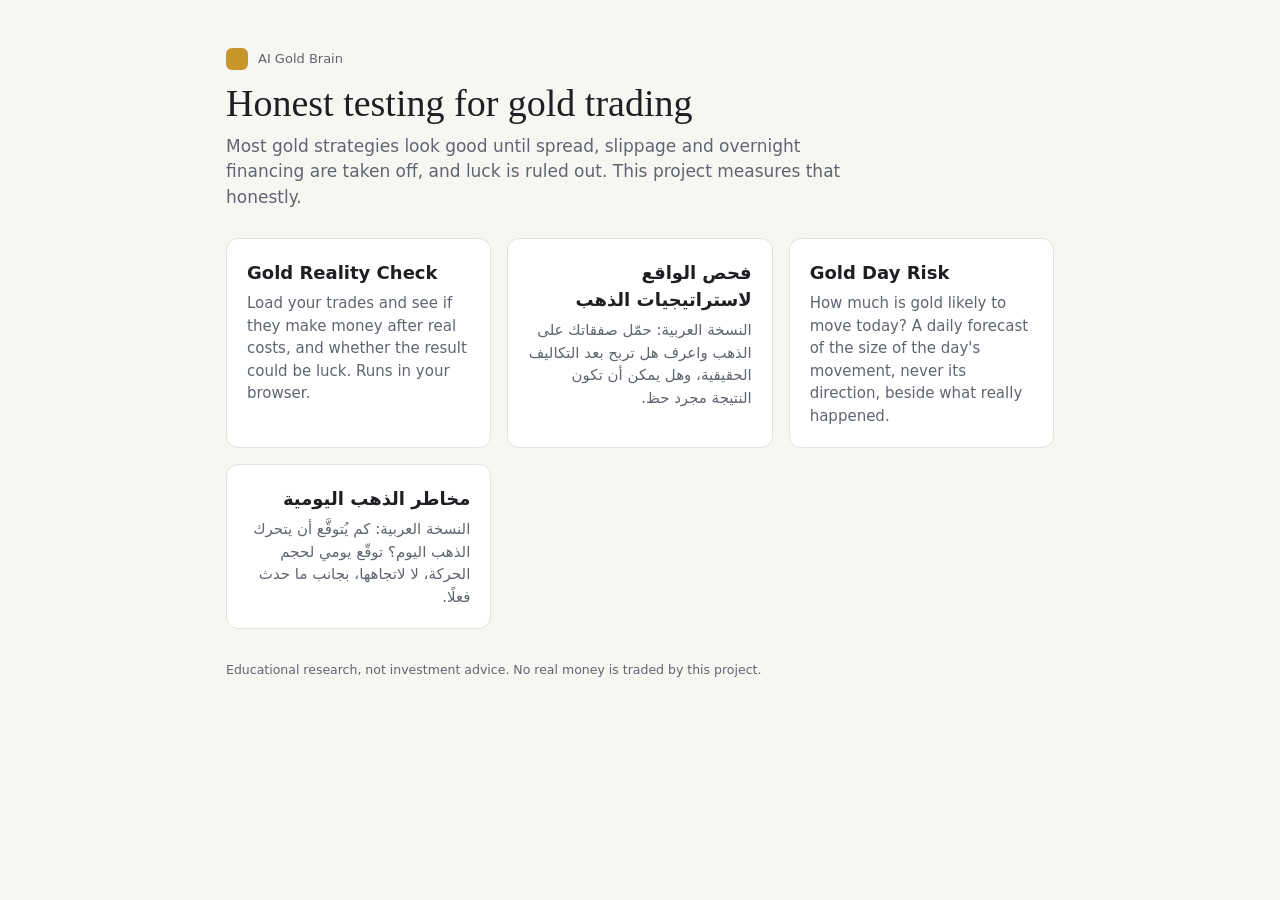
<file: index.html>
<!doctype html>
<html lang="en">
<head>
<meta charset="utf-8">
<meta name="viewport" content="width=device-width, initial-scale=1">
<title>AI Gold Brain</title>
<meta name="description" content="Honest testing for gold trading: check whether a strategy makes money after real costs, and see every idea this research project has tested.">
<link rel="canonical" href="https://abdullahalhusini5-code.github.io/gold-tools/">
<meta property="og:type" content="website">
<meta property="og:title" content="AI Gold Brain: honest testing for gold trading">
<meta property="og:description" content="Free tools to check whether a gold strategy makes money after real costs, and every idea this research project has tested.">
<meta property="og:url" content="https://abdullahalhusini5-code.github.io/gold-tools/">
<meta name="twitter:card" content="summary">
<link rel="icon" href="data:image/svg+xml,%3Csvg xmlns=%27http://www.w3.org/2000/svg%27 viewBox=%270 0 24 24%27%3E%3Crect x=%271%27 y=%271%27 width=%2722%27 height=%2722%27 rx=%276%27 fill=%27%23c9952b%27/%3E%3C/svg%3E">
<style>
:root { --fg: #1d1f23; --muted: #5f6570; --bg: #f7f6f2; --panel: #ffffff; --line: #e3e1da; --gold: #c9952b; color-scheme: light; }
@media (prefers-color-scheme: dark) {
  :root:not([data-theme="light"]) { --fg: #ecebe7; --muted: #a3a7af; --bg: #15171a; --panel: #1e2125; --line: #30343a; --gold: #d9a940; color-scheme: dark; }
}
:root[data-theme="dark"] { --fg: #ecebe7; --muted: #a3a7af; --bg: #15171a; --panel: #1e2125; --line: #30343a; --gold: #d9a940; color-scheme: dark; }
* { box-sizing: border-box; }
html, body { margin: 0; background: var(--bg); color: var(--fg); font: 15px/1.5 system-ui, -apple-system, "Segoe UI", Roboto, "Helvetica Neue", Arial, sans-serif; }
main { max-width: 860px; margin: 0 auto; padding: 48px 16px 32px; }
.brand { display: flex; align-items: center; gap: 10px; color: var(--muted); font-size: 13px; font-weight: 500; }
.brand i { width: 22px; height: 22px; border-radius: 6px; background: var(--gold); display: inline-block; }
h1 { font-family: "Iowan Old Style", "Palatino Linotype", Palatino, Georgia, serif; font-weight: 400; font-size: 38px; line-height: 1.15; margin: 12px 0 8px; }
p.lead { color: var(--muted); font-size: 17px; max-width: 640px; margin: 0 0 28px; }
.cards { display: grid; grid-template-columns: repeat(auto-fit, minmax(260px, 1fr)); gap: 16px; }
a.card { display: block; background: var(--panel); border: 1px solid var(--line); border-radius: 12px; padding: 20px; color: inherit; text-decoration: none; }
a.card:hover, a.card:focus-visible { border-color: var(--gold); outline: none; }
a.card b { font-size: 18px; display: block; margin-bottom: 6px; }
a.card span { color: var(--muted); }
footer { max-width: 860px; margin: 0 auto; padding: 0 16px 32px; color: var(--muted); font-size: 12.5px; }
</style>
</head>
<body>
<main>
  <div class="brand"><i aria-hidden="true"></i>AI Gold Brain</div>
  <h1>Honest testing for gold trading</h1>
  <p class="lead">Most gold strategies look good until spread, slippage and overnight financing are taken off, and luck is ruled out. This project measures that honestly.</p>
  <div class="cards">
    <a class="card" href="./checker/"><b>Gold Reality Check</b><span>Load your trades and see if they make money after real costs, and whether the result could be luck. Runs in your browser.</span></a>
    <a class="card" href="./checker/ar/" lang="ar" dir="rtl" hreflang="ar"><b>فحص الواقع لاستراتيجيات الذهب</b><span>النسخة العربية: حمّل صفقاتك على الذهب واعرف هل تربح بعد التكاليف الحقيقية، وهل يمكن أن تكون النتيجة مجرد حظ.</span></a>
    <a class="card" href="./risk/"><b>Gold Day Risk</b><span>How much is gold likely to move today? A daily forecast of the size of the day's movement, never its direction, beside what really happened.</span></a>
    <a class="card" href="./risk/ar/" lang="ar" dir="rtl" hreflang="ar"><b>مخاطر الذهب اليومية</b><span>النسخة العربية: كم يُتوقَّع أن يتحرك الذهب اليوم؟ توقّع يومي لحجم الحركة، لا لاتجاهها، بجانب ما حدث فعلًا.</span></a>
  </div>
</main>
<footer>Educational research, not investment advice. No real money is traded by this project.</footer>
</body>
</html>
</file>
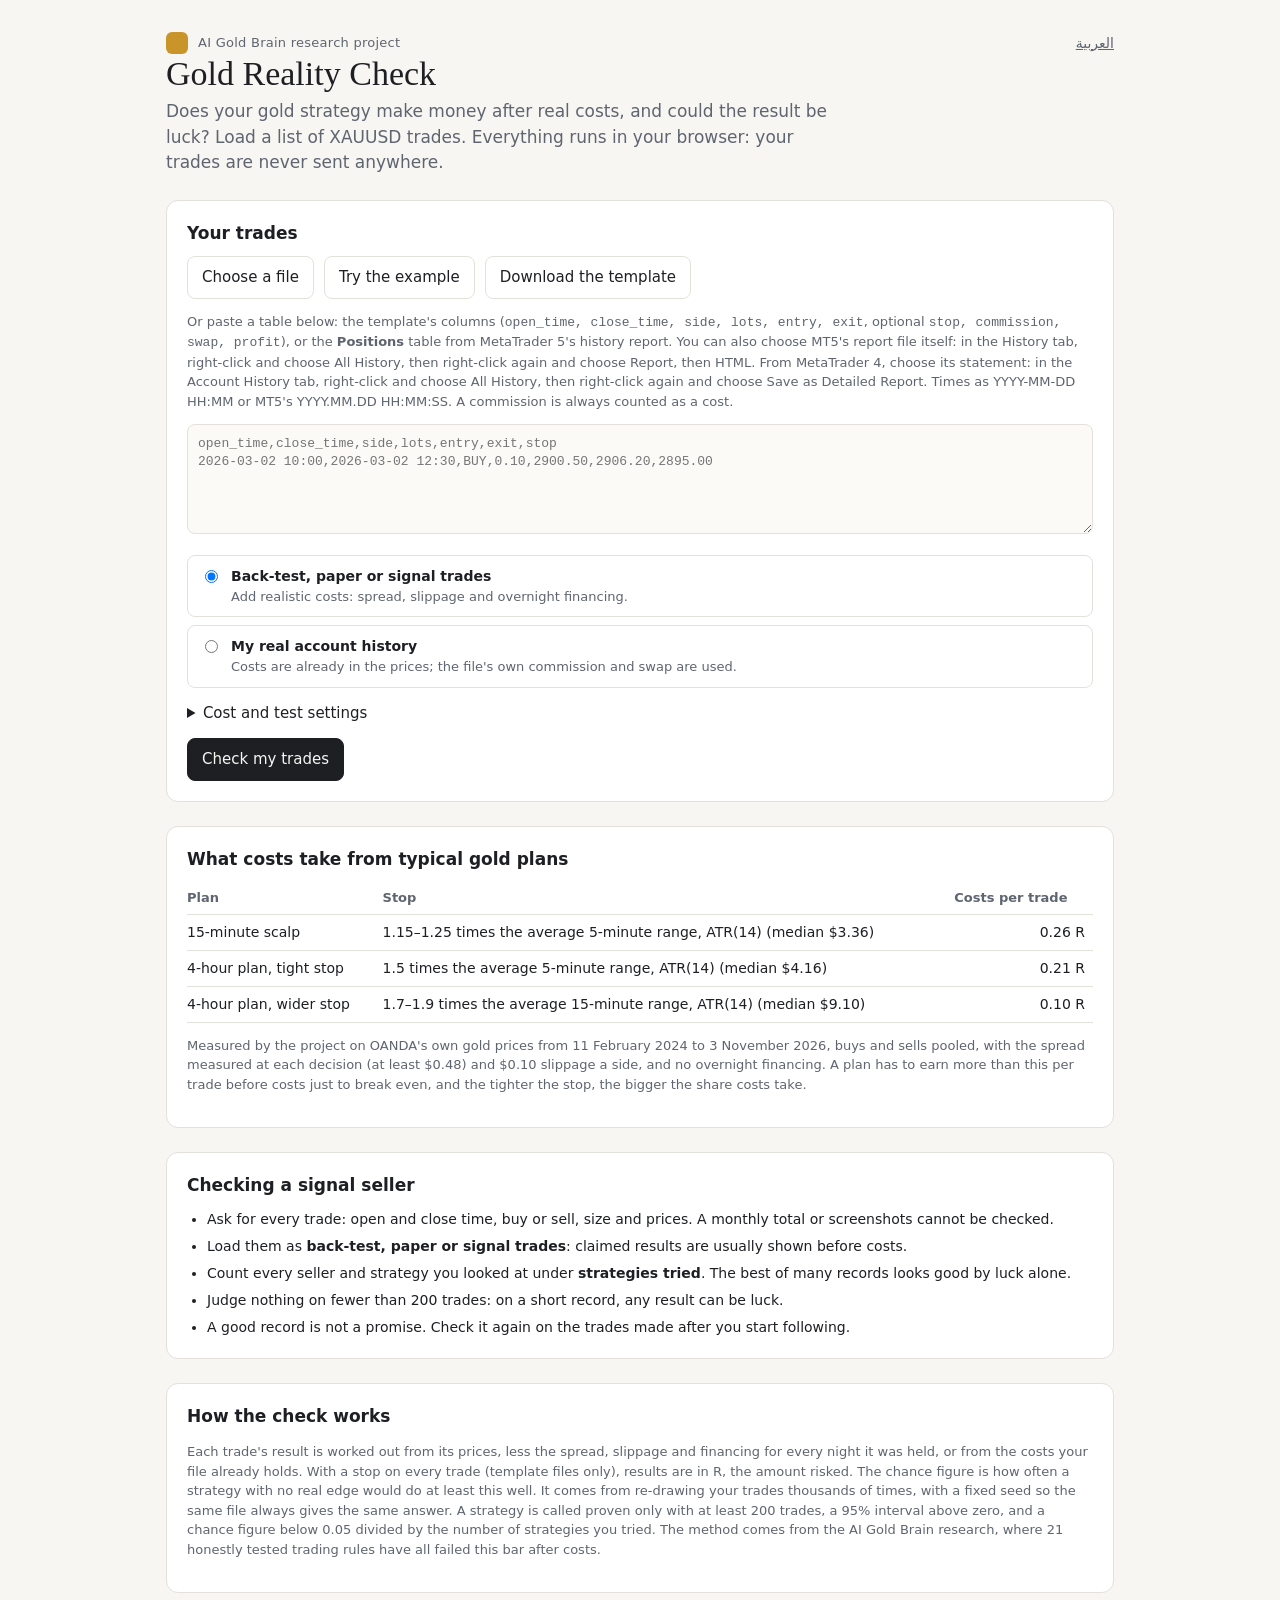
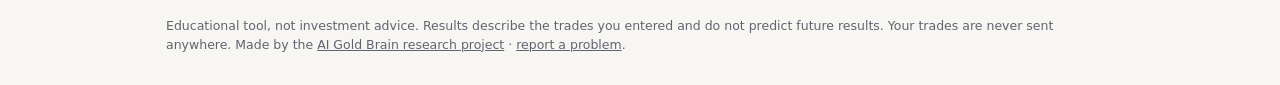
<file: checker/index.html>
<!doctype html>
<html lang="en">
<head>
<meta charset="utf-8">
<meta name="viewport" content="width=device-width, initial-scale=1">
<title>Gold Reality Check</title>
<meta name="description" content="Does your gold strategy make money after real costs? Check a list of XAUUSD trades in your browser: spread, slippage, overnight financing, and whether the result could be luck.">
<link rel="icon" href="data:image/svg+xml,%3Csvg xmlns=%27http://www.w3.org/2000/svg%27 viewBox=%270 0 24 24%27%3E%3Crect x=%271%27 y=%271%27 width=%2722%27 height=%2722%27 rx=%276%27 fill=%27%23c9952b%27/%3E%3Cg fill=%27none%27 stroke=%27%233b2a06%27 stroke-width=%272%27 stroke-linecap=%27round%27 stroke-linejoin=%27round%27%3E%3Ccircle cx=%2711%27 cy=%2711%27 r=%275%27/%3E%3Cpath d=%27M15 15l4 4%27/%3E%3C/g%3E%3C/svg%3E">
<link rel="stylesheet" href="./style.css">
<link rel="canonical" href="https://abdullahalhusini5-code.github.io/gold-tools/checker/">
<link rel="alternate" hreflang="en" href="https://abdullahalhusini5-code.github.io/gold-tools/checker/">
<link rel="alternate" hreflang="ar" href="https://abdullahalhusini5-code.github.io/gold-tools/checker/ar/">
<meta property="og:type" content="website">
<meta property="og:title" content="Gold Reality Check: does your gold strategy make money after costs?">
<meta property="og:description" content="Free. Load your XAUUSD trades and see the result after spread, slippage and overnight financing, and whether it could be luck. Runs in your browser.">
<meta property="og:url" content="https://abdullahalhusini5-code.github.io/gold-tools/checker/">
<meta property="og:locale" content="en_US">
<meta property="og:locale:alternate" content="ar_AR">
<meta name="twitter:card" content="summary">
</head>
<body>
<main>
  <header>
    <div class="top"><div class="brand"><i aria-hidden="true"></i>AI Gold Brain research project</div><a class="lang no-print" href="./ar/" hreflang="ar" lang="ar">العربية</a></div>
    <h1>Gold Reality Check</h1>
    <p class="lead">Does your gold strategy make money after real costs, and could the result be luck? Load a list of XAUUSD trades. Everything runs in your browser: your trades are never sent anywhere.</p>
  </header>

  <p class="print-only hint" id="printed"></p>

  <section class="card" id="input" aria-labelledby="input-title">
    <h2 id="input-title">Your trades</h2>
    <div class="row">
      <button type="button" id="choose">Choose a file</button>
      <input id="file" type="file" accept=".csv,.txt,.tsv,.htm,.html" hidden>
      <button type="button" id="sample">Try the example</button>
      <button type="button" id="template">Download the template</button>
      <span class="hint" id="file-name"></span>
    </div>
    <p class="hint">Or paste a table below: the template's columns (<code>open_time, close_time, side, lots, entry, exit</code>, optional <code>stop, commission, swap, profit</code>), or the <b>Positions</b> table from MetaTrader 5's history report. You can also choose MT5's report file itself: in the History tab, right-click and choose All History, then right-click again and choose Report, then HTML. From MetaTrader 4, choose its statement: in the Account History tab, right-click and choose All History, then right-click again and choose Save as Detailed Report. Times as YYYY-MM-DD HH:MM or MT5's YYYY.MM.DD HH:MM:SS. A commission is always counted as a cost.</p>
    <textarea id="paste" aria-label="Paste your trades" placeholder="open_time,close_time,side,lots,entry,exit,stop&#10;2026-03-02 10:00,2026-03-02 12:30,BUY,0.10,2900.50,2906.20,2895.00"></textarea>
    <div class="modes" role="radiogroup" aria-label="What kind of trades are these">
      <label><input type="radio" name="mode" value="add" checked><span><b>Back-test, paper or signal trades</b><small>Add realistic costs: spread, slippage and overnight financing.</small></span></label>
      <label><input type="radio" name="mode" value="real"><span><b>My real account history</b><small>Costs are already in the prices; the file's own commission and swap are used.</small></span></label>
    </div>
    <details>
      <summary>Cost and test settings</summary>
      <div class="settings">
        <label>Spread, USD an ounce<input id="spread" type="text" inputmode="decimal" value="0.48"></label>
        <label>Slippage, USD an ounce each side<input id="slippage" type="text" inputmode="decimal" value="0.10"></label>
        <label>Longs pay financing, % a year<input id="longRate" type="text" inputmode="decimal" value="5.92"></label>
        <label>Shorts receive financing, % a year<input id="shortRate" type="text" inputmode="decimal" value="3.67"></label>
        <label>Ounces in one lot<input id="ounces" type="text" inputmode="numeric" value="100"></label>
        <label>Strategies you tried before settling on this one<input id="tried" type="text" inputmode="numeric" value="1"></label>
        <label class="check"><input id="utc" type="checkbox">Times in my file are UTC, not MetaTrader server time</label>
      </div>
      <p class="hint">Defaults: a spread of 0.48 USD an ounce, the median measured at decision times on an OANDA demo account in 2025–26 and used as a floor; financing as that account charged on 2 November 2026 (longs pay 5.92% a year, shorts receive 3.67%); and 0.10 USD of slippage a side. A night is each 17:00 New York rollover, three on Wednesday, as MT5 charges gold.</p>
    </details>
    <div class="row" style="margin-top:14px">
      <button type="button" class="primary" id="run">Check my trades</button>
      <span class="error" id="error" role="alert"></span>
      <a id="report" class="no-print" hidden target="_blank" rel="noopener">Tell us it did not work (without your file)</a>
    </div>
  </section>

  <section id="results" hidden aria-live="polite" aria-labelledby="verdict-title">
    <div class="verdict" id="verdict">
      <svg id="verdict-icon" viewBox="0 0 24 24" fill="none" stroke="currentColor" stroke-width="2" stroke-linecap="round" stroke-linejoin="round" aria-hidden="true"></svg>
      <div><strong id="verdict-title"></strong><p id="verdict-text"></p></div>
    </div>
    <ul class="notes" id="notes"></ul>
    <div class="row no-print" style="margin-top:12px"><button type="button" id="print">Save the report as PDF</button><span class="hint">Opens your browser's print window: choose "Save as PDF" to keep or share it.</span></div>
  </section>

  <section id="numbers" hidden class="tiles" aria-label="Key numbers"></section>

  <section id="curve" hidden class="card" aria-labelledby="curve-title">
    <h2 id="curve-title">Your account curve, before and after costs</h2>
    <div class="legend"><span><i style="background:var(--series-1)"></i>Before costs</span><span><i style="background:var(--series-0)"></i>After costs</span></div>
    <div class="chart-wrap" id="chart"></div>
  </section>

  <section id="details" hidden class="card" aria-labelledby="details-title">
    <h2 id="details-title">The details</h2>
    <table id="table"></table>
    <p class="hint" id="skipped"></p>
  </section>

  <section class="card no-print" aria-labelledby="costs-title">
    <h2 id="costs-title">What costs take from typical gold plans</h2>
    <table class="guide">
      <thead><tr><th>Plan</th><th>Stop</th><th>Costs per trade</th></tr></thead>
      <tbody>
        <tr><td>15-minute scalp</td><td>1.15–1.25 times the average 5-minute range, ATR(14) (median $3.36)</td><td>0.26 R</td></tr>
        <tr><td>4-hour plan, tight stop</td><td>1.5 times the average 5-minute range, ATR(14) (median $4.16)</td><td>0.21 R</td></tr>
        <tr><td>4-hour plan, wider stop</td><td>1.7–1.9 times the average 15-minute range, ATR(14) (median $9.10)</td><td>0.10 R</td></tr>
      </tbody>
    </table>
    <p class="hint">Measured by the project on OANDA's own gold prices from 11 February 2024 to 3 November 2026, buys and sells pooled, with the spread measured at each decision (at least $0.48) and $0.10 slippage a side, and no overnight financing. A plan has to earn more than this per trade before costs just to break even, and the tighter the stop, the bigger the share costs take.</p>
  </section>

  <section class="card no-print" aria-labelledby="seller-title">
    <h2 id="seller-title">Checking a signal seller</h2>
    <ul class="tips">
      <li>Ask for every trade: open and close time, buy or sell, size and prices. A monthly total or screenshots cannot be checked.</li>
      <li>Load them as <b>back-test, paper or signal trades</b>: claimed results are usually shown before costs.</li>
      <li>Count every seller and strategy you looked at under <b>strategies tried</b>. The best of many records looks good by luck alone.</li>
      <li>Judge nothing on fewer than 200 trades: on a short record, any result can be luck.</li>
      <li>A good record is not a promise. Check it again on the trades made after you start following.</li>
    </ul>
  </section>

  <section class="card" aria-labelledby="how-title">
    <h2 id="how-title">How the check works</h2>
    <p class="hint">Each trade's result is worked out from its prices, less the spread, slippage and financing for every night it was held, or from the costs your file already holds. With a stop on every trade (template files only), results are in R, the amount risked. The chance figure is how often a strategy with no real edge would do at least this well. It comes from re-drawing your trades thousands of times, with a fixed seed so the same file always gives the same answer. A strategy is called proven only with at least 200 trades, a 95% interval above zero, and a chance figure below 0.05 divided by the number of strategies you tried. The method comes from the AI Gold Brain research, where 21 honestly tested trading rules have all failed this bar after costs.</p>
  </section>
</main>
<footer>
  Educational tool, not investment advice. Results describe the trades you entered and do not predict future results. Your trades are never sent anywhere.
  Made by the <a href="../">AI Gold Brain research project</a> · <a href="https://github.com/abdullahalhusini5-code/gold-tools/issues">report a problem</a>.
</footer>

<script type="module" src="./ui.js"></script>
</body>
</html>
</file>
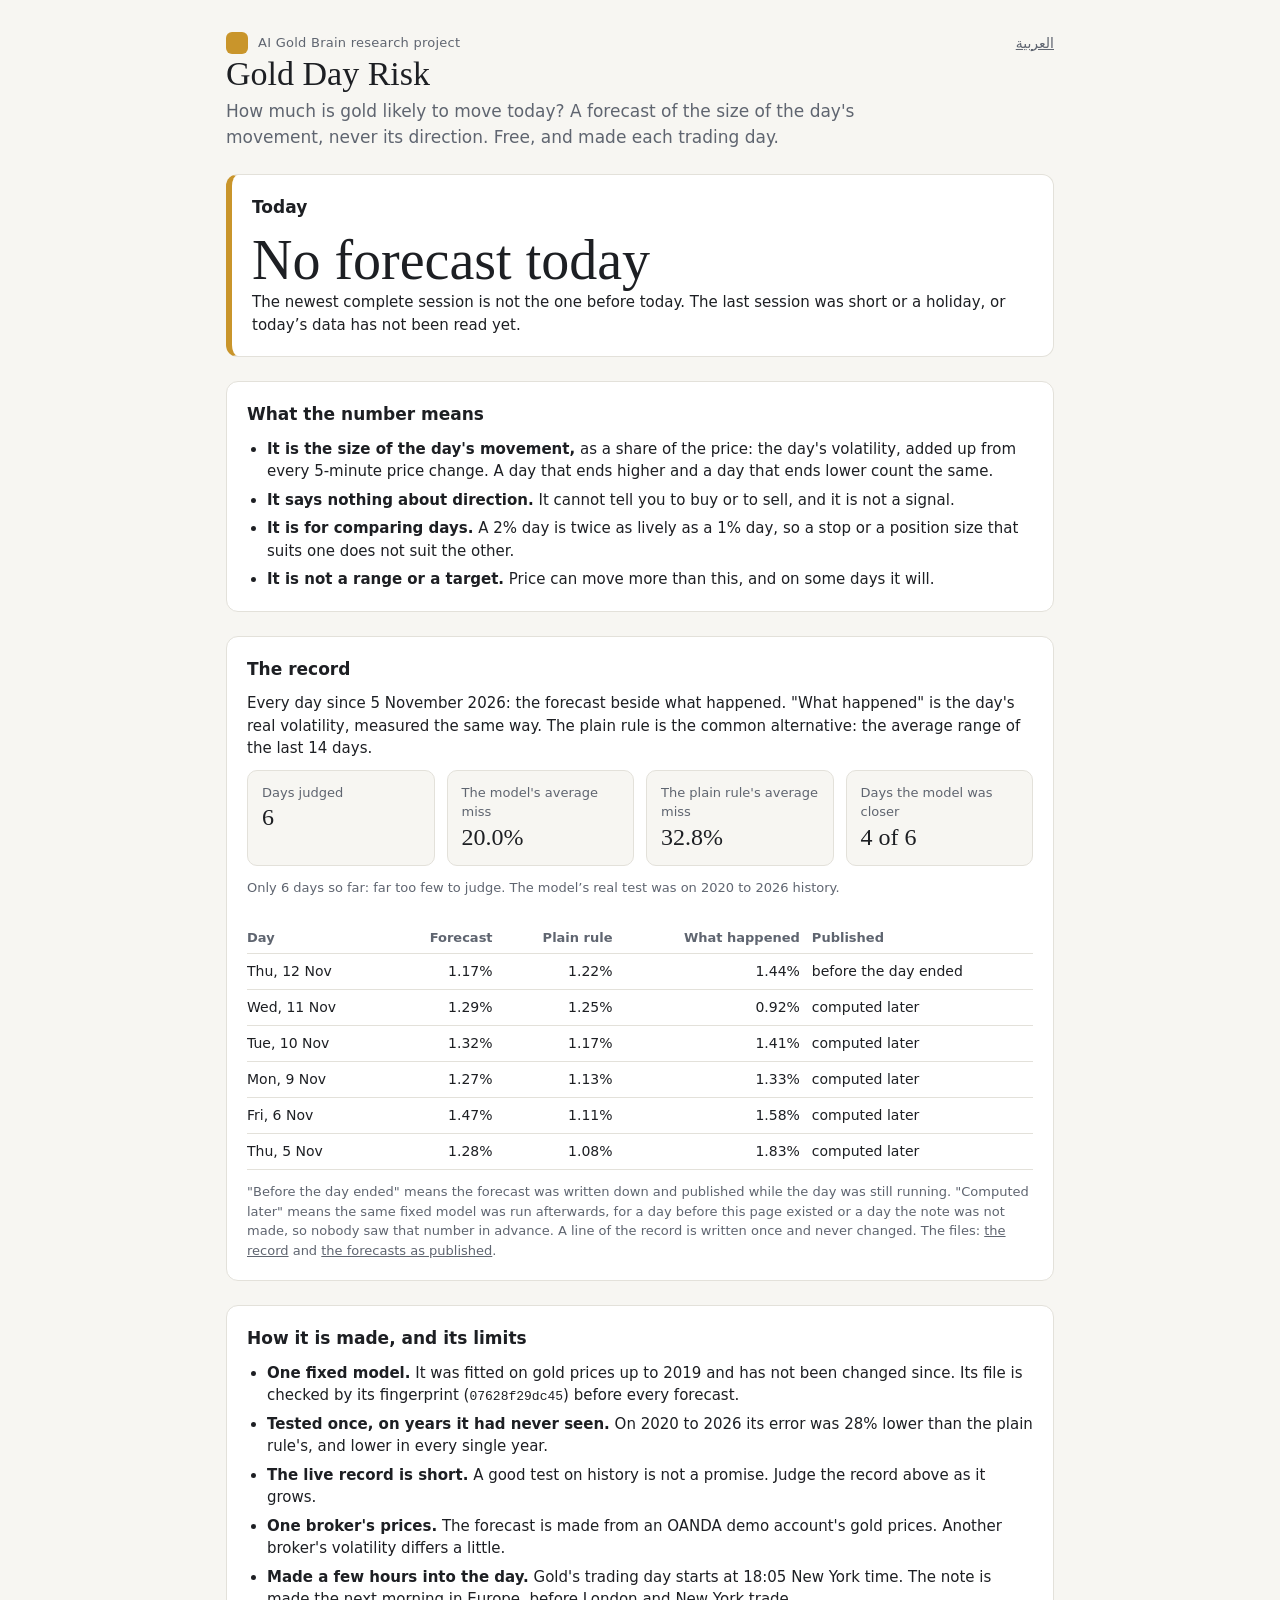
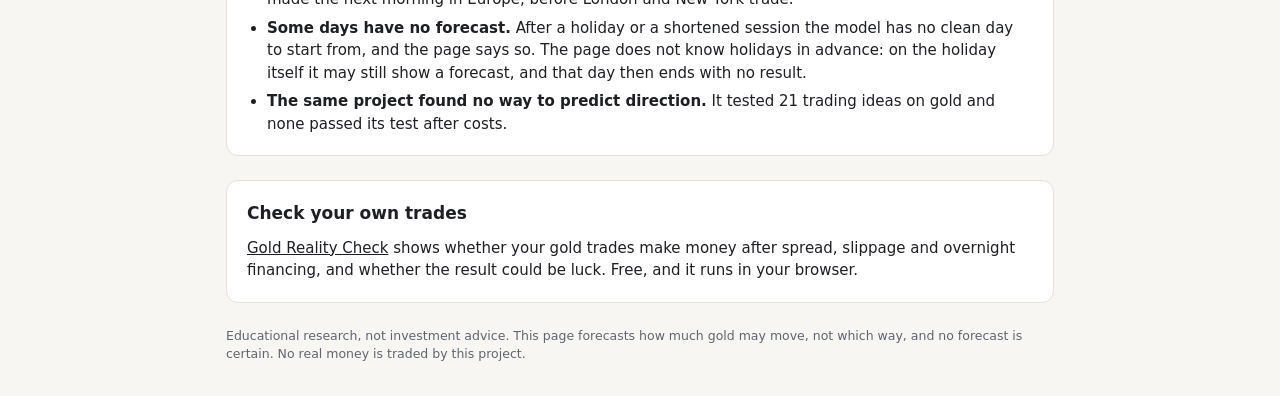
<file: risk/index.html>
<!doctype html>
<html lang="en">
<head>
<meta charset="utf-8">
<meta name="viewport" content="width=device-width, initial-scale=1">
<title>Gold Day Risk</title>
<meta name="description" content="How much is gold likely to move today? A free daily forecast of the size of the day's movement in XAUUSD, never its direction, with its full record.">
<link rel="icon" href="data:image/svg+xml,%3Csvg xmlns=%27http://www.w3.org/2000/svg%27 viewBox=%270 0 24 24%27%3E%3Crect x=%271%27 y=%271%27 width=%2722%27 height=%2722%27 rx=%276%27 fill=%27%23c9952b%27/%3E%3C/svg%3E">
<link rel="stylesheet" href="./style.css">
<link rel="canonical" href="https://abdullahalhusini5-code.github.io/gold-tools/risk/">
<link rel="alternate" hreflang="en" href="https://abdullahalhusini5-code.github.io/gold-tools/risk/">
<link rel="alternate" hreflang="ar" href="https://abdullahalhusini5-code.github.io/gold-tools/risk/ar/">
<meta property="og:type" content="website">
<meta property="og:title" content="Gold Day Risk: how much is gold likely to move today?">
<meta property="og:description" content="Free. A daily forecast of the size of gold's movement, never its direction, shown beside what really happened.">
<meta property="og:url" content="https://abdullahalhusini5-code.github.io/gold-tools/risk/">
<meta property="og:locale" content="en_US">
<meta property="og:locale:alternate" content="ar_AR">
<meta name="twitter:card" content="summary">
</head>
<body>
<main>
  <header>
    <div class="top"><div class="brand"><i aria-hidden="true"></i>AI Gold Brain research project</div><a class="lang" href="./ar/" hreflang="ar" lang="ar">العربية</a></div>
    <h1>Gold Day Risk</h1>
    <p class="lead">How much is gold likely to move today? A forecast of the size of the day's movement, never its direction. Free, and made each trading day.</p>
  </header>

  <section class="card today" aria-labelledby="today-title" aria-live="polite">
    <h2 id="today-title">Today</h2>
    <div id="forecast" hidden>
      <p class="day" id="day"></p>
      <div class="hero"><b id="hero"></b><span id="usd"></span></div>
      <p class="level" id="level"></p>
      <div class="tiles">
        <div class="tile"><span>Forecast volatility for the day</span><b id="t-forecast"></b></div>
        <div class="tile"><span>A usual day in the past month</span><b id="t-usual"></b></div>
        <div class="tile"><span>What a plain 14-day range rule says</span><b id="t-atr"></b></div>
      </div>
      <p class="hint" id="made" style="margin-top:12px"></p>
    </div>
    <div id="none" hidden>
      <div class="hero"><b>No forecast today</b></div>
      <p id="none-why"></p>
    </div>
  </section>

  <section class="card" aria-labelledby="means-title">
    <h2 id="means-title">What the number means</h2>
    <ul>
      <li><b>It is the size of the day's movement,</b> as a share of the price: the day's volatility, added up from every 5-minute price change. A day that ends higher and a day that ends lower count the same.</li>
      <li><b>It says nothing about direction.</b> It cannot tell you to buy or to sell, and it is not a signal.</li>
      <li><b>It is for comparing days.</b> A 2% day is twice as lively as a 1% day, so a stop or a position size that suits one does not suit the other.</li>
      <li><b>It is not a range or a target.</b> Price can move more than this, and on some days it will.</li>
    </ul>
  </section>

  <section class="card" aria-labelledby="record-title">
    <h2 id="record-title">The record</h2>
    <p>Every day since 5 November 2026: the forecast beside what happened. "What happened" is the day's real volatility, measured the same way. The plain rule is the common alternative: the average range of the last 14 days.</p>
    <div class="tiles four" id="scores" hidden>
      <div class="tile"><span>Days judged</span><b id="s-days"></b></div>
      <div class="tile"><span>The model's average miss</span><b id="s-model"></b></div>
      <div class="tile"><span>The plain rule's average miss</span><b id="s-atr"></b></div>
      <div class="tile"><span>Days the model was closer</span><b id="s-closer"></b></div>
    </div>
    <p class="hint" id="s-note" style="margin-top:12px" hidden></p>
    <div class="scroll" id="table" role="region" aria-labelledby="record-title" tabindex="0" hidden>
      <table>
        <thead><tr><th scope="col">Day</th><th scope="col" class="num">Forecast</th><th scope="col" class="num">Plain rule</th><th scope="col" class="num">What happened</th><th scope="col">Published</th></tr></thead>
        <tbody id="rows"></tbody>
      </table>
    </div>
    <p class="alert" id="revised" hidden></p>
    <p class="hint" style="margin-top:12px">"Before the day ended" means the forecast was written down and published while the day was still running. "Computed later" means the same fixed model was run afterwards, for a day before this page existed or a day the note was not made, so nobody saw that number in advance. A line of the record is written once and never changed. The files: <a href="./data/record.csv">the record</a> and <a href="./data/ledger.csv">the forecasts as published</a>.</p>
  </section>

  <section class="card" aria-labelledby="how-title">
    <h2 id="how-title">How it is made, and its limits</h2>
    <ul>
      <li><b>One fixed model.</b> It was fitted on gold prices up to 2019 and has not been changed since. Its file is checked by its fingerprint (<code id="sha"></code>) before every forecast.</li>
      <li><b>Tested once, on years it had never seen.</b> On 2020 to 2026 its error was 28% lower than the plain rule's, and lower in every single year.</li>
      <li><b>The live record is short.</b> A good test on history is not a promise. Judge the record above as it grows.</li>
      <li><b>One broker's prices.</b> The forecast is made from an OANDA demo account's gold prices. Another broker's volatility differs a little.</li>
      <li><b>Made a few hours into the day.</b> Gold's trading day starts at 18:05 New York time. The note is made the next morning in Europe, before London and New York trade.</li>
      <li><b>Some days have no forecast.</b> After a holiday or a shortened session the model has no clean day to start from, and the page says so. The page does not know holidays in advance: on the holiday itself it may still show a forecast, and that day then ends with no result.</li>
      <li><b>The same project found no way to predict direction.</b> It tested 21 trading ideas on gold and none passed its test after costs.</li>
    </ul>
  </section>

  <section class="card" aria-labelledby="more-title">
    <h2 id="more-title">Check your own trades</h2>
    <p><a href="../checker/">Gold Reality Check</a> shows whether your gold trades make money after spread, slippage and overnight financing, and whether the result could be luck. Free, and it runs in your browser.</p>
  </section>
</main>
<footer>Educational research, not investment advice. This page forecasts how much gold may move, not which way, and no forecast is certain. No real money is traded by this project.</footer>
<script type="module" src="./risk.js"></script>
</body>
</html>
</file>
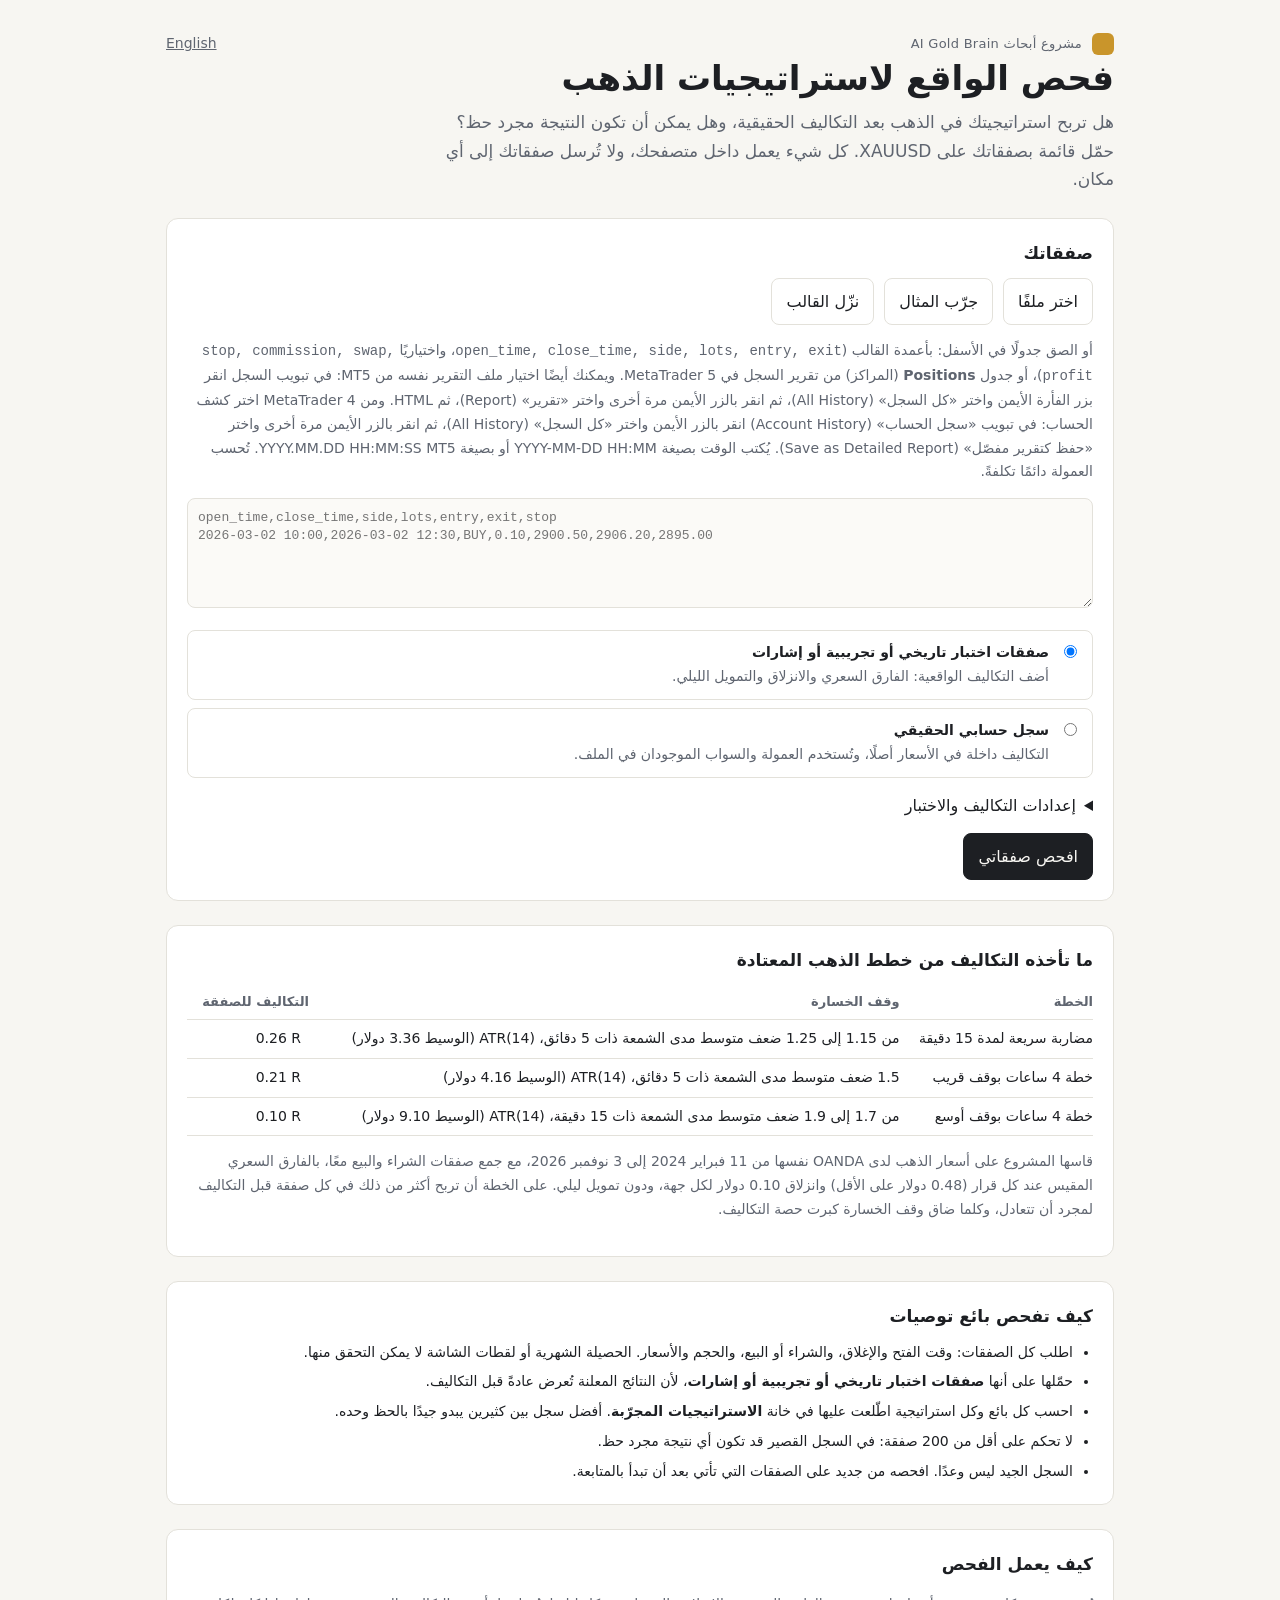
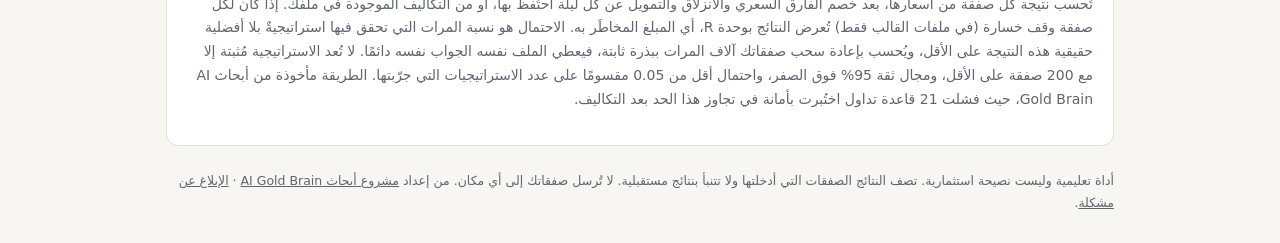
<file: checker/ar/index.html>
<!doctype html>
<html lang="ar" dir="rtl">
<head>
<meta charset="utf-8">
<meta name="viewport" content="width=device-width, initial-scale=1">
<title>فحص الواقع لاستراتيجيات الذهب | Gold Reality Check</title>
<meta name="description" content="أداة مجانية: حمّل صفقاتك على الذهب XAUUSD واعرف نتيجتها بعد الفارق السعري والانزلاق والتمويل الليلي، وهل يمكن أن تكون مجرد حظ. تعمل في متصفحك.">
<link rel="icon" href="data:image/svg+xml,%3Csvg xmlns=%27http://www.w3.org/2000/svg%27 viewBox=%270 0 24 24%27%3E%3Crect x=%271%27 y=%271%27 width=%2722%27 height=%2722%27 rx=%276%27 fill=%27%23c9952b%27/%3E%3Cg fill=%27none%27 stroke=%27%233b2a06%27 stroke-width=%272%27 stroke-linecap=%27round%27 stroke-linejoin=%27round%27%3E%3Ccircle cx=%2711%27 cy=%2711%27 r=%275%27/%3E%3Cpath d=%27M15 15l4 4%27/%3E%3C/g%3E%3C/svg%3E">
<link rel="stylesheet" href="../style.css">
<link rel="canonical" href="https://abdullahalhusini5-code.github.io/gold-tools/checker/ar/">
<link rel="alternate" hreflang="en" href="https://abdullahalhusini5-code.github.io/gold-tools/checker/">
<link rel="alternate" hreflang="ar" href="https://abdullahalhusini5-code.github.io/gold-tools/checker/ar/">
<meta property="og:type" content="website">
<meta property="og:title" content="فحص الواقع لاستراتيجيات الذهب: هل تربح استراتيجيتك بعد التكاليف؟">
<meta property="og:description" content="مجاني. حمّل صفقاتك على الذهب واعرف النتيجة بعد الفارق السعري والانزلاق والتمويل الليلي، وهل يمكن أن تكون مجرد حظ. يعمل في متصفحك.">
<meta property="og:url" content="https://abdullahalhusini5-code.github.io/gold-tools/checker/ar/">
<meta property="og:locale" content="ar_AR">
<meta property="og:locale:alternate" content="en_US">
<meta name="twitter:card" content="summary">
</head>
<body>
<main>
  <header>
    <div class="top"><div class="brand"><i aria-hidden="true"></i>مشروع أبحاث AI Gold Brain</div><a class="lang no-print" href="../" hreflang="en" lang="en">English</a></div>
    <h1>فحص الواقع لاستراتيجيات الذهب</h1>
    <p class="lead">هل تربح استراتيجيتك في الذهب بعد التكاليف الحقيقية، وهل يمكن أن تكون النتيجة مجرد حظ؟ حمّل قائمة بصفقاتك على XAUUSD. كل شيء يعمل داخل متصفحك، ولا تُرسل صفقاتك إلى أي مكان.</p>
  </header>

  <p class="print-only hint" id="printed"></p>

  <section class="card" id="input" aria-labelledby="input-title">
    <h2 id="input-title">صفقاتك</h2>
    <div class="row">
      <button type="button" id="choose">اختر ملفًا</button>
      <input id="file" type="file" accept=".csv,.txt,.tsv,.htm,.html" hidden>
      <button type="button" id="sample">جرّب المثال</button>
      <button type="button" id="template">نزّل القالب</button>
      <span class="hint" id="file-name"></span>
    </div>
    <p class="hint">أو الصق جدولًا في الأسفل: بأعمدة القالب (<code>open_time, close_time, side, lots, entry, exit</code>، واختياريًا <code>stop, commission, swap, profit</code>)، أو جدول <b>Positions</b> (المراكز) من تقرير السجل في MetaTrader 5. ويمكنك أيضًا اختيار ملف التقرير نفسه من MT5: في تبويب السجل انقر بزر الفأرة الأيمن واختر «كل السجل» (All History)، ثم انقر بالزر الأيمن مرة أخرى واختر «تقرير» (Report)، ثم HTML. ومن MetaTrader 4 اختر كشف الحساب: في تبويب «سجل الحساب» (Account History) انقر بالزر الأيمن واختر «كل السجل» (All History)، ثم انقر بالزر الأيمن مرة أخرى واختر «حفظ كتقرير مفصّل» (Save as Detailed Report). يُكتب الوقت بصيغة YYYY-MM-DD HH:MM أو بصيغة MT5 ‏YYYY.MM.DD HH:MM:SS. تُحسب العمولة دائمًا تكلفةً.</p>
    <textarea id="paste" dir="ltr" aria-label="الصق صفقاتك" placeholder="open_time,close_time,side,lots,entry,exit,stop&#10;2026-03-02 10:00,2026-03-02 12:30,BUY,0.10,2900.50,2906.20,2895.00"></textarea>
    <div class="modes" role="radiogroup" aria-label="ما نوع هذه الصفقات">
      <label><input type="radio" name="mode" value="add" checked><span><b>صفقات اختبار تاريخي أو تجريبية أو إشارات</b><small>أضف التكاليف الواقعية: الفارق السعري والانزلاق والتمويل الليلي.</small></span></label>
      <label><input type="radio" name="mode" value="real"><span><b>سجل حسابي الحقيقي</b><small>التكاليف داخلة في الأسعار أصلًا، وتُستخدم العمولة والسواب الموجودان في الملف.</small></span></label>
    </div>
    <details>
      <summary>إعدادات التكاليف والاختبار</summary>
      <div class="settings">
        <label>الفارق السعري، بالدولار للأونصة<input id="spread" type="text" inputmode="decimal" value="0.48"></label>
        <label>الانزلاق السعري، بالدولار للأونصة لكل جهة<input id="slippage" type="text" inputmode="decimal" value="0.10"></label>
        <label>تمويل يدفعه الشراء، % سنويًا<input id="longRate" type="text" inputmode="decimal" value="5.92"></label>
        <label>تمويل يقبضه البيع، % سنويًا<input id="shortRate" type="text" inputmode="decimal" value="3.67"></label>
        <label>عدد الأونصات في اللوت<input id="ounces" type="text" inputmode="numeric" value="100"></label>
        <label>عدد الاستراتيجيات التي جرّبتها قبل هذه<input id="tried" type="text" inputmode="numeric" value="1"></label>
        <label class="check"><input id="utc" type="checkbox">أوقات ملفي بتوقيت UTC، لا بتوقيت خادم MetaTrader</label>
      </div>
      <p class="hint">القيم الافتراضية: فارق سعري 0.48 دولار للأونصة، وهو الوسيط المقيس عند أوقات القرار على حساب تجريبي لدى OANDA في 2025–2026 ويُستخدم حدًّا أدنى؛ والتمويل كما فرضه ذلك الحساب في 2 نوفمبر 2026 (يدفع الشراء 5.92% سنويًا ويقبض البيع 3.67%)؛ وانزلاق 0.10 دولار لكل جهة. الليلة هي كل تجديد عند الساعة 17:00 بتوقيت نيويورك، وتُحسب ثلاث ليالٍ يوم الأربعاء كما يفعل MT5 مع الذهب.</p>
    </details>
    <div class="row" style="margin-top:14px">
      <button type="button" class="primary" id="run">افحص صفقاتي</button>
      <span class="error" id="error" role="alert"></span>
      <a id="report" class="no-print" hidden target="_blank" rel="noopener">أخبرنا أنها لم تعمل (دون إرسال ملفك)</a>
    </div>
  </section>

  <section id="results" hidden aria-live="polite" aria-labelledby="verdict-title">
    <div class="verdict" id="verdict">
      <svg id="verdict-icon" viewBox="0 0 24 24" fill="none" stroke="currentColor" stroke-width="2" stroke-linecap="round" stroke-linejoin="round" aria-hidden="true"></svg>
      <div><strong id="verdict-title"></strong><p id="verdict-text"></p></div>
    </div>
    <ul class="notes" id="notes"></ul>
    <div class="row no-print" style="margin-top:12px"><button type="button" id="print">احفظ التقرير بصيغة PDF</button><span class="hint">تفتح نافذة الطباعة في متصفحك: اختر «حفظ بصيغة PDF» لتحتفظ به أو تشاركه.</span></div>
  </section>

  <section id="numbers" hidden class="tiles" aria-label="الأرقام الرئيسية"></section>

  <section id="curve" hidden class="card" aria-labelledby="curve-title">
    <h2 id="curve-title">منحنى حسابك قبل التكاليف وبعدها</h2>
    <div class="legend"><span><i style="background:var(--series-1)"></i>قبل التكاليف</span><span><i style="background:var(--series-0)"></i>بعد التكاليف</span></div>
    <div class="chart-wrap" id="chart"></div>
  </section>

  <section id="details" hidden class="card" aria-labelledby="details-title">
    <h2 id="details-title">التفاصيل</h2>
    <table id="table"></table>
    <p class="hint" id="skipped"></p>
  </section>

  <section class="card no-print" aria-labelledby="costs-title">
    <h2 id="costs-title">ما تأخذه التكاليف من خطط الذهب المعتادة</h2>
    <table class="guide">
      <thead><tr><th>الخطة</th><th>وقف الخسارة</th><th>التكاليف للصفقة</th></tr></thead>
      <tbody>
        <tr><td>مضاربة سريعة لمدة 15 دقيقة</td><td>من 1.15 إلى 1.25 ضعف متوسط مدى الشمعة ذات 5 دقائق، ATR(14) (الوسيط 3.36 دولار)</td><td dir="ltr">0.26 R</td></tr>
        <tr><td>خطة 4 ساعات بوقف قريب</td><td>1.5 ضعف متوسط مدى الشمعة ذات 5 دقائق، ATR(14) (الوسيط 4.16 دولار)</td><td dir="ltr">0.21 R</td></tr>
        <tr><td>خطة 4 ساعات بوقف أوسع</td><td>من 1.7 إلى 1.9 ضعف متوسط مدى الشمعة ذات 15 دقيقة، ATR(14) (الوسيط 9.10 دولار)</td><td dir="ltr">0.10 R</td></tr>
      </tbody>
    </table>
    <p class="hint">قاسها المشروع على أسعار الذهب لدى OANDA نفسها من 11 فبراير 2024 إلى 3 نوفمبر 2026، مع جمع صفقات الشراء والبيع معًا، بالفارق السعري المقيس عند كل قرار (0.48 دولار على الأقل) وانزلاق 0.10 دولار لكل جهة، ودون تمويل ليلي. على الخطة أن تربح أكثر من ذلك في كل صفقة قبل التكاليف لمجرد أن تتعادل، وكلما ضاق وقف الخسارة كبرت حصة التكاليف.</p>
  </section>

  <section class="card no-print" aria-labelledby="seller-title">
    <h2 id="seller-title">كيف تفحص بائع توصيات</h2>
    <ul class="tips">
      <li>اطلب كل الصفقات: وقت الفتح والإغلاق، والشراء أو البيع، والحجم والأسعار. الحصيلة الشهرية أو لقطات الشاشة لا يمكن التحقق منها.</li>
      <li>حمّلها على أنها <b>صفقات اختبار تاريخي أو تجريبية أو إشارات</b>، لأن النتائج المعلنة تُعرض عادةً قبل التكاليف.</li>
      <li>احسب كل بائع وكل استراتيجية اطّلعت عليها في خانة <b>الاستراتيجيات المجرّبة</b>. أفضل سجل بين كثيرين يبدو جيدًا بالحظ وحده.</li>
      <li>لا تحكم على أقل من 200 صفقة: في السجل القصير قد تكون أي نتيجة مجرد حظ.</li>
      <li>السجل الجيد ليس وعدًا. افحصه من جديد على الصفقات التي تأتي بعد أن تبدأ بالمتابعة.</li>
    </ul>
  </section>

  <section class="card" aria-labelledby="how-title">
    <h2 id="how-title">كيف يعمل الفحص</h2>
    <p class="hint">تُحسب نتيجة كل صفقة من أسعارها، بعد خصم الفارق السعري والانزلاق والتمويل عن كل ليلة احتُفظ بها، أو من التكاليف الموجودة في ملفك. إذا كان لكل صفقة وقف خسارة (في ملفات القالب فقط) تُعرض النتائج بوحدة R، أي المبلغ المخاطَر به. الاحتمال هو نسبة المرات التي تحقق فيها استراتيجيةٌ بلا أفضلية حقيقية هذه النتيجة على الأقل، ويُحسب بإعادة سحب صفقاتك آلاف المرات ببذرة ثابتة، فيعطي الملف نفسه الجواب نفسه دائمًا. لا تُعد الاستراتيجية مُثبتة إلا مع 200 صفقة على الأقل، ومجال ثقة 95% فوق الصفر، واحتمال أقل من 0.05 مقسومًا على عدد الاستراتيجيات التي جرّبتها. الطريقة مأخوذة من أبحاث AI Gold Brain، حيث فشلت 21 قاعدة تداول اختُبرت بأمانة في تجاوز هذا الحد بعد التكاليف.</p>
  </section>
</main>
<footer>
  أداة تعليمية وليست نصيحة استثمارية. تصف النتائج الصفقات التي أدخلتها ولا تتنبأ بنتائج مستقبلية. لا تُرسل صفقاتك إلى أي مكان.
  من إعداد <a href="../../">مشروع أبحاث AI Gold Brain</a> · <a href="https://github.com/abdullahalhusini5-code/gold-tools/issues">الإبلاغ عن مشكلة</a>.
</footer>

<script type="module" src="../ui.js"></script>
</body>
</html>
</file>
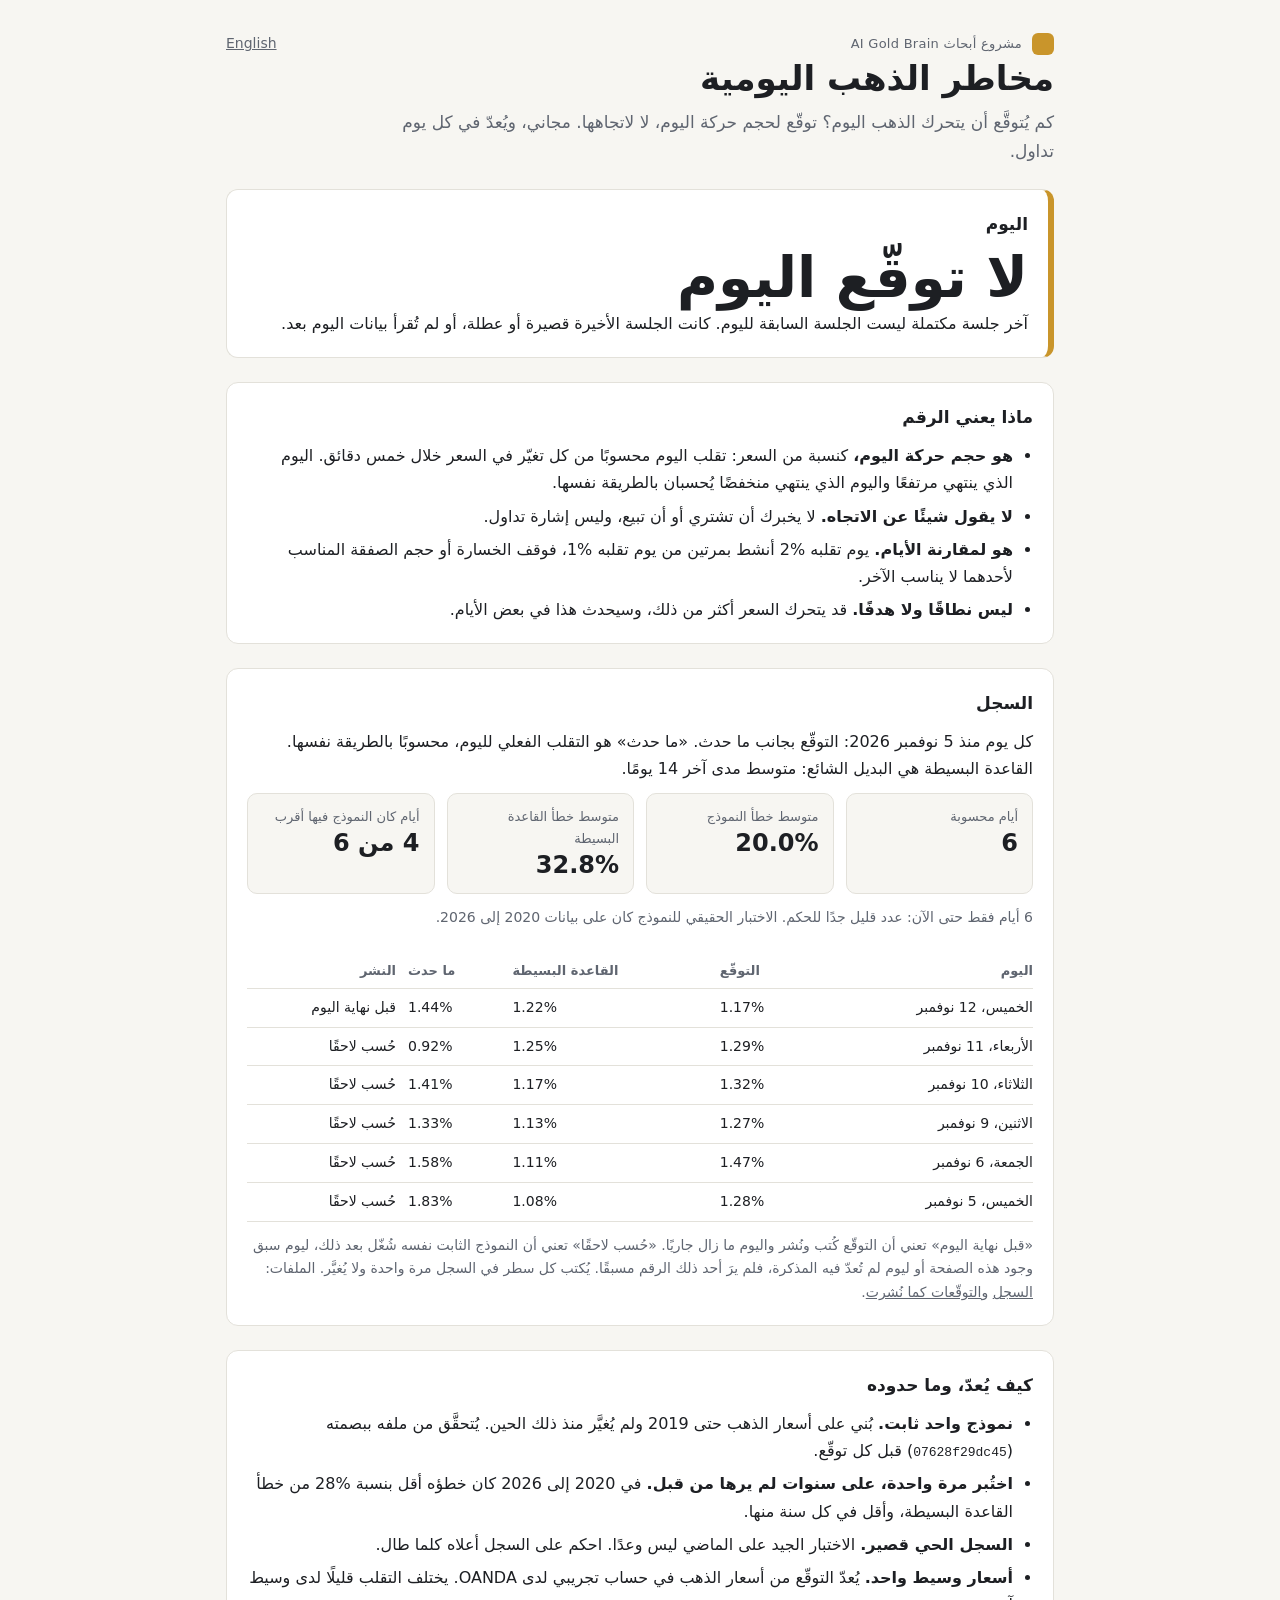
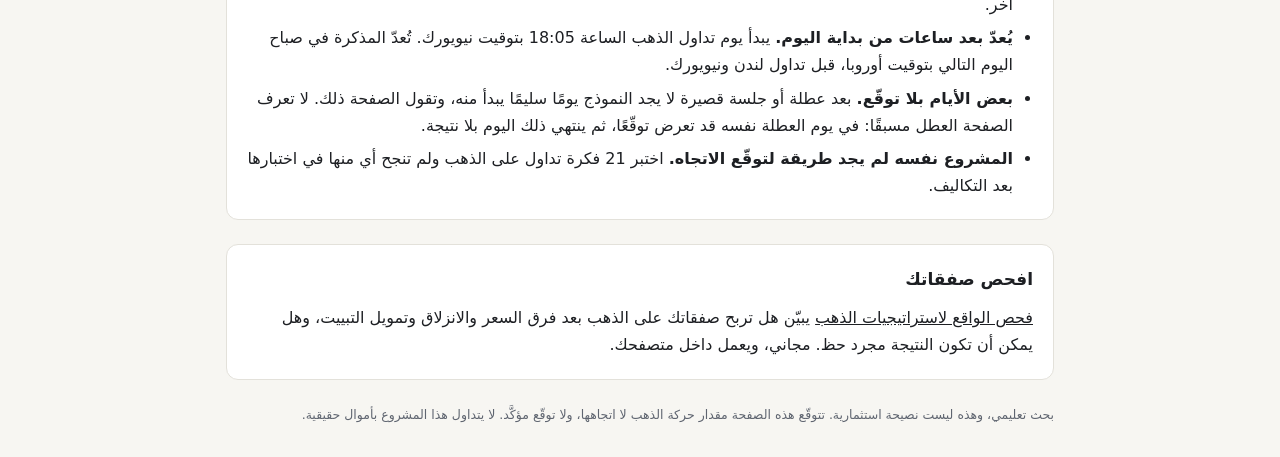
<file: risk/ar/index.html>
<!doctype html>
<html lang="ar" dir="rtl">
<head>
<meta charset="utf-8">
<meta name="viewport" content="width=device-width, initial-scale=1">
<title>مخاطر الذهب اليومية</title>
<meta name="description" content="كم يُتوقَّع أن يتحرك الذهب اليوم؟ توقّع يومي مجاني لحجم حركة الذهب XAUUSD، لا لاتجاهها، مع سجله الكامل.">
<link rel="icon" href="data:image/svg+xml,%3Csvg xmlns=%27http://www.w3.org/2000/svg%27 viewBox=%270 0 24 24%27%3E%3Crect x=%271%27 y=%271%27 width=%2722%27 height=%2722%27 rx=%276%27 fill=%27%23c9952b%27/%3E%3C/svg%3E">
<link rel="stylesheet" href="../style.css">
<link rel="canonical" href="https://abdullahalhusini5-code.github.io/gold-tools/risk/ar/">
<link rel="alternate" hreflang="en" href="https://abdullahalhusini5-code.github.io/gold-tools/risk/">
<link rel="alternate" hreflang="ar" href="https://abdullahalhusini5-code.github.io/gold-tools/risk/ar/">
<meta property="og:type" content="website">
<meta property="og:title" content="مخاطر الذهب اليومية: كم يُتوقَّع أن يتحرك الذهب اليوم؟">
<meta property="og:description" content="مجاني. توقّع يومي لحجم حركة الذهب، لا لاتجاهها، معروض بجانب ما حدث فعلًا.">
<meta property="og:url" content="https://abdullahalhusini5-code.github.io/gold-tools/risk/ar/">
<meta property="og:locale" content="ar_AR">
<meta property="og:locale:alternate" content="en_US">
<meta name="twitter:card" content="summary">
</head>
<body>
<main>
  <header>
    <div class="top"><div class="brand"><i aria-hidden="true"></i>مشروع أبحاث AI Gold Brain</div><a class="lang" href="../" hreflang="en" lang="en" dir="ltr">English</a></div>
    <h1>مخاطر الذهب اليومية</h1>
    <p class="lead">كم يُتوقَّع أن يتحرك الذهب اليوم؟ توقّع لحجم حركة اليوم، لا لاتجاهها. مجاني، ويُعدّ في كل يوم تداول.</p>
  </header>

  <section class="card today" aria-labelledby="today-title" aria-live="polite">
    <h2 id="today-title">اليوم</h2>
    <div id="forecast" hidden>
      <p class="day" id="day"></p>
      <div class="hero"><b id="hero"></b><span id="usd"></span></div>
      <p class="level" id="level"></p>
      <div class="tiles">
        <div class="tile"><span>التقلب المتوقَّع لليوم</span><b id="t-forecast"></b></div>
        <div class="tile"><span>اليوم المعتاد في الشهر الماضي</span><b id="t-usual"></b></div>
        <div class="tile"><span>ما تقوله قاعدة المدى البسيطة لآخر 14 يومًا</span><b id="t-atr"></b></div>
      </div>
      <p class="hint" id="made" style="margin-top:12px"></p>
    </div>
    <div id="none" hidden>
      <div class="hero"><b>لا توقّع اليوم</b></div>
      <p id="none-why"></p>
    </div>
  </section>

  <section class="card" aria-labelledby="means-title">
    <h2 id="means-title">ماذا يعني الرقم</h2>
    <ul>
      <li><b>هو حجم حركة اليوم،</b> كنسبة من السعر: تقلب اليوم محسوبًا من كل تغيّر في السعر خلال خمس دقائق. اليوم الذي ينتهي مرتفعًا واليوم الذي ينتهي منخفضًا يُحسبان بالطريقة نفسها.</li>
      <li><b>لا يقول شيئًا عن الاتجاه.</b> لا يخبرك أن تشتري أو أن تبيع، وليس إشارة تداول.</li>
      <li><b>هو لمقارنة الأيام.</b> يوم تقلبه <bdi dir="ltr">2%</bdi> أنشط بمرتين من يوم تقلبه <bdi dir="ltr">1%</bdi>، فوقف الخسارة أو حجم الصفقة المناسب لأحدهما لا يناسب الآخر.</li>
      <li><b>ليس نطاقًا ولا هدفًا.</b> قد يتحرك السعر أكثر من ذلك، وسيحدث هذا في بعض الأيام.</li>
    </ul>
  </section>

  <section class="card" aria-labelledby="record-title">
    <h2 id="record-title">السجل</h2>
    <p>كل يوم منذ 5 نوفمبر 2026: التوقّع بجانب ما حدث. «ما حدث» هو التقلب الفعلي لليوم، محسوبًا بالطريقة نفسها. القاعدة البسيطة هي البديل الشائع: متوسط مدى آخر 14 يومًا.</p>
    <div class="tiles four" id="scores" hidden>
      <div class="tile"><span>أيام محسوبة</span><b id="s-days"></b></div>
      <div class="tile"><span>متوسط خطأ النموذج</span><b id="s-model"></b></div>
      <div class="tile"><span>متوسط خطأ القاعدة البسيطة</span><b id="s-atr"></b></div>
      <div class="tile"><span>أيام كان النموذج فيها أقرب</span><b id="s-closer"></b></div>
    </div>
    <p class="hint" id="s-note" style="margin-top:12px" hidden></p>
    <div class="scroll" id="table" role="region" aria-labelledby="record-title" tabindex="0" hidden>
      <table>
        <thead><tr><th scope="col">اليوم</th><th scope="col" class="num">التوقّع</th><th scope="col" class="num">القاعدة البسيطة</th><th scope="col" class="num">ما حدث</th><th scope="col">النشر</th></tr></thead>
        <tbody id="rows"></tbody>
      </table>
    </div>
    <p class="alert" id="revised" hidden></p>
    <p class="hint" style="margin-top:12px">«قبل نهاية اليوم» تعني أن التوقّع كُتب ونُشر واليوم ما زال جاريًا. «حُسب لاحقًا» تعني أن النموذج الثابت نفسه شُغّل بعد ذلك، ليوم سبق وجود هذه الصفحة أو ليوم لم تُعدّ فيه المذكرة، فلم يرَ أحد ذلك الرقم مسبقًا. يُكتب كل سطر في السجل مرة واحدة ولا يُغيَّر. الملفات: <a href="../data/record.csv">السجل</a> و<a href="../data/ledger.csv">التوقّعات كما نُشرت</a>.</p>
  </section>

  <section class="card" aria-labelledby="how-title">
    <h2 id="how-title">كيف يُعدّ، وما حدوده</h2>
    <ul>
      <li><b>نموذج واحد ثابت.</b> بُني على أسعار الذهب حتى 2019 ولم يُغيَّر منذ ذلك الحين. يُتحقَّق من ملفه ببصمته (<code id="sha"></code>) قبل كل توقّع.</li>
      <li><b>اختُبر مرة واحدة، على سنوات لم يرها من قبل.</b> في 2020 إلى 2026 كان خطؤه أقل بنسبة <bdi dir="ltr">28%</bdi> من خطأ القاعدة البسيطة، وأقل في كل سنة منها.</li>
      <li><b>السجل الحي قصير.</b> الاختبار الجيد على الماضي ليس وعدًا. احكم على السجل أعلاه كلما طال.</li>
      <li><b>أسعار وسيط واحد.</b> يُعدّ التوقّع من أسعار الذهب في حساب تجريبي لدى OANDA. يختلف التقلب قليلًا لدى وسيط آخر.</li>
      <li><b>يُعدّ بعد ساعات من بداية اليوم.</b> يبدأ يوم تداول الذهب الساعة 18:05 بتوقيت نيويورك. تُعدّ المذكرة في صباح اليوم التالي بتوقيت أوروبا، قبل تداول لندن ونيويورك.</li>
      <li><b>بعض الأيام بلا توقّع.</b> بعد عطلة أو جلسة قصيرة لا يجد النموذج يومًا سليمًا يبدأ منه، وتقول الصفحة ذلك. لا تعرف الصفحة العطل مسبقًا: في يوم العطلة نفسه قد تعرض توقّعًا، ثم ينتهي ذلك اليوم بلا نتيجة.</li>
      <li><b>المشروع نفسه لم يجد طريقة لتوقّع الاتجاه.</b> اختبر 21 فكرة تداول على الذهب ولم تنجح أي منها في اختبارها بعد التكاليف.</li>
    </ul>
  </section>

  <section class="card" aria-labelledby="more-title">
    <h2 id="more-title">افحص صفقاتك</h2>
    <p><a href="../../checker/ar/">فحص الواقع لاستراتيجيات الذهب</a> يبيّن هل تربح صفقاتك على الذهب بعد فرق السعر والانزلاق وتمويل التبييت، وهل يمكن أن تكون النتيجة مجرد حظ. مجاني، ويعمل داخل متصفحك.</p>
  </section>
</main>
<footer>بحث تعليمي، وهذه ليست نصيحة استثمارية. تتوقّع هذه الصفحة مقدار حركة الذهب لا اتجاهها، ولا توقّع مؤكَّد. لا يتداول هذا المشروع بأموال حقيقية.</footer>
<script type="module" src="../risk.js"></script>
</body>
</html>
</file>
<file: checker/style.css>
/* Gold Reality Check: shared styles for the English (ltr) and Arabic (rtl) pages. Logical properties
   (inline-start, end) keep one stylesheet right in both directions. */
:root {
  --fg: #1d1f23; --muted: #5f6570; --bg: #f7f6f2; --panel: #ffffff; --line: #e3e1da; --grid: #ecebe6; --gold: #c9952b;
  --ok: #2e8b57; --warn: #b07a0f; --bad: #cf4444; --series-0: #3a6fd8; --series-1: #e0782a; --field: #fbfaf7;
  --sans: system-ui, -apple-system, "Segoe UI", Roboto, "Helvetica Neue", Arial, sans-serif;
  --serif: "Iowan Old Style", "Palatino Linotype", Palatino, Georgia, serif;
  color-scheme: light;
}
@media (prefers-color-scheme: dark) {
  :root:not([data-theme="light"]) {
    --fg: #ecebe7; --muted: #a3a7af; --bg: #15171a; --panel: #1e2125; --line: #30343a; --grid: #2a2e33; --gold: #d9a940;
    --ok: #4cbf7f; --warn: #e5a93a; --bad: #ef6b6b; --series-0: #6b9bf0; --series-1: #f09a55; --field: #191b1f;
    color-scheme: dark;
  }
}
:root[data-theme="dark"] {
  --fg: #ecebe7; --muted: #a3a7af; --bg: #15171a; --panel: #1e2125; --line: #30343a; --grid: #2a2e33; --gold: #d9a940;
  --ok: #4cbf7f; --warn: #e5a93a; --bad: #ef6b6b; --series-0: #6b9bf0; --series-1: #f09a55; --field: #191b1f;
  color-scheme: dark;
}
/* Arabic: the system's Arabic-capable sans for every heading, as Latin serifs have no Arabic letters. */
:root:lang(ar) { --sans: system-ui, "Segoe UI", Tahoma, "Noto Sans Arabic", "Geeza Pro", Arial, sans-serif; --serif: var(--sans); }
* { box-sizing: border-box; }
html, body { margin: 0; background: var(--bg); color: var(--fg); font-family: var(--sans); font-size: 15px; line-height: 1.5; }
:lang(ar) body { font-size: 16px; line-height: 1.7; }
main { max-width: 980px; margin: 0 auto; padding: 32px 16px 24px; display: flex; flex-direction: column; gap: 24px; }
h1 { font-family: var(--serif); font-weight: 400; font-size: 34px; line-height: 1.15; margin: 0; }
:lang(ar) h1 { font-weight: 600; line-height: 1.35; }
h2 { font-size: 17px; font-weight: 600; margin: 0 0 10px; }
.lead { color: var(--muted); font-size: 17px; margin: 6px 0 0; max-width: 680px; }
.top { display: flex; justify-content: space-between; align-items: center; gap: 12px; }
.brand { display: flex; align-items: center; gap: 10px; color: var(--muted); font-size: 13px; font-weight: 500; letter-spacing: .02em; }
.brand i { width: 22px; height: 22px; border-radius: 6px; background: var(--gold); display: inline-block; }
.lang { color: var(--muted); font-size: 14px; }
.card { background: var(--panel); border: 1px solid var(--line); border-radius: 12px; padding: 20px; }
.row { display: flex; flex-wrap: wrap; gap: 10px; align-items: center; }
button { font: inherit; font-weight: 500; border-radius: 8px; padding: 9px 14px; border: 1px solid var(--line); background: var(--panel); color: var(--fg); cursor: pointer; }
button.primary { background: var(--fg); color: var(--bg); border-color: var(--fg); }
button:focus-visible, input:focus-visible, textarea:focus-visible, summary:focus-visible, a:focus-visible { outline: 2px solid var(--series-0); outline-offset: 2px; }
textarea { width: 100%; min-height: 110px; font: 13px/1.4 ui-monospace, Consolas, monospace; background: var(--field); color: var(--fg); border: 1px solid var(--line); border-radius: 8px; padding: 10px; resize: vertical; }
code { direction: ltr; unicode-bidi: isolate; }
label { font-size: 14px; }
.modes { display: grid; gap: 8px; margin: 14px 0; }
.modes label { display: flex; gap: 10px; align-items: flex-start; padding: 10px 12px; border: 1px solid var(--line); border-radius: 8px; cursor: pointer; }
.modes input { margin-top: 4px; }
.modes small, .hint { color: var(--muted); font-size: 13px; display: block; }
:lang(ar) .modes small, :lang(ar) .hint { font-size: 14px; }
details summary { cursor: pointer; font-weight: 500; }
.settings { display: grid; grid-template-columns: repeat(auto-fit, minmax(200px, 1fr)); gap: 12px; margin-top: 12px; }
.settings label { display: flex; flex-direction: column; gap: 4px; color: var(--muted); }
.settings input[type=text] { font: inherit; color: var(--fg); background: var(--field); border: 1px solid var(--line); border-radius: 8px; padding: 7px 9px; direction: ltr; }
:lang(ar) .settings input[type=text] { text-align: right; }
.settings input[aria-invalid=true] { border-color: var(--bad); }
.settings .check { flex-direction: row; align-items: center; gap: 8px; }
.verdict { display: flex; gap: 14px; align-items: flex-start; border-radius: 12px; padding: 18px 20px; border: 1px solid var(--line); background: var(--panel); border-inline-start: 6px solid var(--muted); }
.verdict svg { flex: none; width: 28px; height: 28px; }
.verdict strong { display: block; font-family: var(--serif); font-weight: 400; font-size: 26px; line-height: 1.2; }
:lang(ar) .verdict strong { font-weight: 600; line-height: 1.4; }
.verdict p { margin: 4px 0 0; color: var(--muted); }
.verdict.ok { border-inline-start-color: var(--ok); } .verdict.ok svg { color: var(--ok); }
.verdict.warn { border-inline-start-color: var(--warn); } .verdict.warn svg { color: var(--warn); }
.verdict.bad { border-inline-start-color: var(--bad); } .verdict.bad svg { color: var(--bad); }
.notes { margin: 10px 0 0; padding: 0; list-style: none; display: grid; gap: 6px; }
.notes li { font-size: 13.5px; padding: 8px 12px; border-radius: 8px; border: 1px solid var(--line); background: var(--panel); }
.tiles { display: grid; grid-template-columns: repeat(3, minmax(0, 1fr)); gap: 12px; }
.tile { background: var(--panel); border: 1px solid var(--line); border-radius: 12px; padding: 14px 16px; }
.tile span { color: var(--muted); font-size: 13px; display: block; }
.tile b { font-family: var(--serif); font-weight: 400; font-size: 26px; display: block; font-variant-numeric: tabular-nums; line-height: 1.25; }
:lang(ar) .tile b { font-weight: 600; }
.tile small { color: var(--muted); font-size: 12.5px; }
.chart-wrap { position: relative; direction: ltr; }
.chart-wrap svg { width: 100%; height: auto; display: block; }
.legend { display: flex; gap: 18px; flex-wrap: wrap; color: var(--muted); font-size: 13px; margin-bottom: 6px; }
.legend i { display: inline-block; width: 16px; height: 2px; vertical-align: middle; margin-inline-end: 6px; }
.tip { position: absolute; pointer-events: none; background: var(--panel); border: 1px solid var(--line); border-radius: 8px; padding: 8px 10px; font-size: 12.5px; box-shadow: 0 8px 24px rgba(0,0,0,.12); white-space: nowrap; }
table { width: 100%; border-collapse: collapse; font-size: 14px; font-variant-numeric: tabular-nums; }
td { padding: 7px 0; border-bottom: 1px solid var(--line); } td:last-child { text-align: end; }
.error { color: var(--bad); font-weight: 500; }
footer { max-width: 980px; margin: 0 auto; padding: 0 16px 32px; color: var(--muted); font-size: 12.5px; }
footer a { color: inherit; }
[hidden] { display: none !important; }
.guide { width: 100%; border-collapse: collapse; font-size: 14px; margin: 6px 0 8px; }
.guide th { text-align: start; font-weight: 600; color: var(--muted); font-size: 13px; padding-block: 6px; padding-inline: 0 8px; border-bottom: 1px solid var(--line); }
.guide td { text-align: start; padding-block: 7px; padding-inline: 0 8px; } .guide td:last-child { text-align: end; white-space: nowrap; }
ul.tips { margin: 0; padding-inline-start: 20px; display: grid; gap: 6px; font-size: 14px; }
.print-only { display: none; }
@media print {
  @page { margin: 14mm; }
  :root, :root[data-theme="dark"], :root:not([data-theme="light"]) {
    --fg: #1d1f23; --muted: #5f6570; --bg: #fff; --panel: #fff; --line: #d6d4cc; --grid: #ecebe6;
    --ok: #2e8b57; --warn: #8a5f08; --bad: #b83232; --series-0: #3a6fd8; --series-1: #e0782a; color-scheme: light;
  }
  html, body { background: #fff; color: #111; }
  #input, .no-print, .tip { display: none !important; }
  .print-only { display: block; }
  main { padding: 0; gap: 14px; }
  .card, .tile, .verdict, .notes li { break-inside: avoid; box-shadow: none; }
  .tiles { grid-template-columns: repeat(3, minmax(0, 1fr)); }
}
@media (max-width: 640px) { .tiles { grid-template-columns: repeat(2, minmax(0, 1fr)); } }
@media (max-width: 560px) { h1 { font-size: 28px; } .card { padding: 16px; } .tile b { font-size: 22px; } }
</file>
<file: risk/style.css>
/* Gold Day Risk: shared styles for the English (ltr) and Arabic (rtl) pages. Logical properties keep one
   stylesheet right in both directions. Colours and type follow Gold Reality Check. Numbers and words are
   in text colours only: a calm day and a wild day are neither good nor bad, so nothing is red or green. */
:root {
  --fg: #1d1f23; --muted: #5f6570; --bg: #f7f6f2; --panel: #ffffff; --line: #e3e1da; --gold: #c9952b; --focus: #3a6fd8;
  --sans: system-ui, -apple-system, "Segoe UI", Roboto, "Helvetica Neue", Arial, sans-serif;
  --serif: "Iowan Old Style", "Palatino Linotype", Palatino, Georgia, serif;
  color-scheme: light;
}
@media (prefers-color-scheme: dark) {
  :root:not([data-theme="light"]) {
    --fg: #ecebe7; --muted: #a3a7af; --bg: #15171a; --panel: #1e2125; --line: #30343a; --gold: #d9a940; --focus: #6b9bf0;
    color-scheme: dark;
  }
}
:root[data-theme="dark"] {
  --fg: #ecebe7; --muted: #a3a7af; --bg: #15171a; --panel: #1e2125; --line: #30343a; --gold: #d9a940; --focus: #6b9bf0;
  color-scheme: dark;
}
:root:lang(ar) { --sans: system-ui, "Segoe UI", Tahoma, "Noto Sans Arabic", "Geeza Pro", Arial, sans-serif; --serif: var(--sans); }
* { box-sizing: border-box; }
html, body { margin: 0; background: var(--bg); color: var(--fg); font-family: var(--sans); font-size: 15px; line-height: 1.5; }
:lang(ar) body { font-size: 16px; line-height: 1.7; }
main { max-width: 860px; margin: 0 auto; padding: 32px 16px 24px; display: flex; flex-direction: column; gap: 24px; }
h1 { font-family: var(--serif); font-weight: 400; font-size: 34px; line-height: 1.15; margin: 0; }
:lang(ar) h1 { font-weight: 600; line-height: 1.35; }
h2 { font-size: 17px; font-weight: 600; margin: 0 0 10px; }
p { margin: 0 0 10px; } p:last-child { margin-bottom: 0; }
a { color: inherit; }
a:focus-visible, summary:focus-visible { outline: 2px solid var(--focus); outline-offset: 2px; }
.lead { color: var(--muted); font-size: 17px; margin: 6px 0 0; max-width: 680px; }
.top { display: flex; justify-content: space-between; align-items: center; gap: 12px; }
.brand { display: flex; align-items: center; gap: 10px; color: var(--muted); font-size: 13px; font-weight: 500; letter-spacing: .02em; }
.brand i { width: 22px; height: 22px; border-radius: 6px; background: var(--gold); display: inline-block; }
.lang { color: var(--muted); font-size: 14px; }
.card { background: var(--panel); border: 1px solid var(--line); border-radius: 12px; padding: 20px; }
.today { border-inline-start: 6px solid var(--gold); }
.today .day { color: var(--muted); font-size: 14px; margin: 0; }
.hero { display: flex; flex-wrap: wrap; align-items: baseline; gap: 6px 16px; margin: 6px 0 2px; }
.hero b { font-family: var(--serif); font-weight: 400; font-size: 56px; line-height: 1.05; font-variant-numeric: tabular-nums; }
:lang(ar) .hero b { font-weight: 600; }
.hero span { font-size: 19px; color: var(--muted); }
.level { font-size: 18px; font-weight: 600; margin: 0 0 14px; }
.tiles { display: grid; grid-template-columns: repeat(3, minmax(0, 1fr)); gap: 12px; }
.tiles.four { grid-template-columns: repeat(4, minmax(0, 1fr)); }
.tile { background: var(--bg); border: 1px solid var(--line); border-radius: 10px; padding: 12px 14px; }
.tile span { color: var(--muted); font-size: 13px; display: block; }
.tile b { font-family: var(--serif); font-weight: 400; font-size: 24px; display: block; font-variant-numeric: tabular-nums; line-height: 1.3; }
:lang(ar) .tile b { font-weight: 600; }
.hint { color: var(--muted); font-size: 13px; }
:lang(ar) .hint { font-size: 14px; }
.scroll { overflow-x: auto; }
.scroll:focus-visible { outline: 2px solid var(--focus); outline-offset: 2px; }
table { width: 100%; border-collapse: collapse; font-size: 14px; font-variant-numeric: tabular-nums; margin-top: 14px; }
th { text-align: start; font-weight: 600; color: var(--muted); font-size: 13px; padding-block: 6px; padding-inline: 0 12px; border-bottom: 1px solid var(--line); white-space: nowrap; }
td { padding-block: 7px; padding-inline: 0 12px; border-bottom: 1px solid var(--line); white-space: nowrap; }
td.num, th.num { text-align: end; }
td:last-child, th:last-child { padding-inline-end: 0; white-space: normal; }
ul { margin: 0; padding-inline-start: 20px; display: grid; gap: 6px; }
.alert { border: 1px solid var(--line); border-inline-start: 6px solid var(--muted); border-radius: 10px; padding: 10px 14px; margin-top: 12px; }
code { direction: ltr; unicode-bidi: isolate; font: 13px ui-monospace, Consolas, monospace; }
footer { max-width: 860px; margin: 0 auto; padding: 0 16px 32px; color: var(--muted); font-size: 12.5px; }
[hidden] { display: none !important; }
@media (max-width: 720px) { .tiles.four { grid-template-columns: repeat(2, minmax(0, 1fr)); } }
@media (max-width: 560px) {
  h1 { font-size: 28px; } .card { padding: 16px; } .hero b { font-size: 44px; } .tile b { font-size: 21px; }
  .tiles { grid-template-columns: 1fr; } .tiles.four { grid-template-columns: repeat(2, minmax(0, 1fr)); }
  table { font-size: 13px; } th, td { padding-inline: 0 8px; } th { white-space: normal; vertical-align: bottom; }
}
</file>
